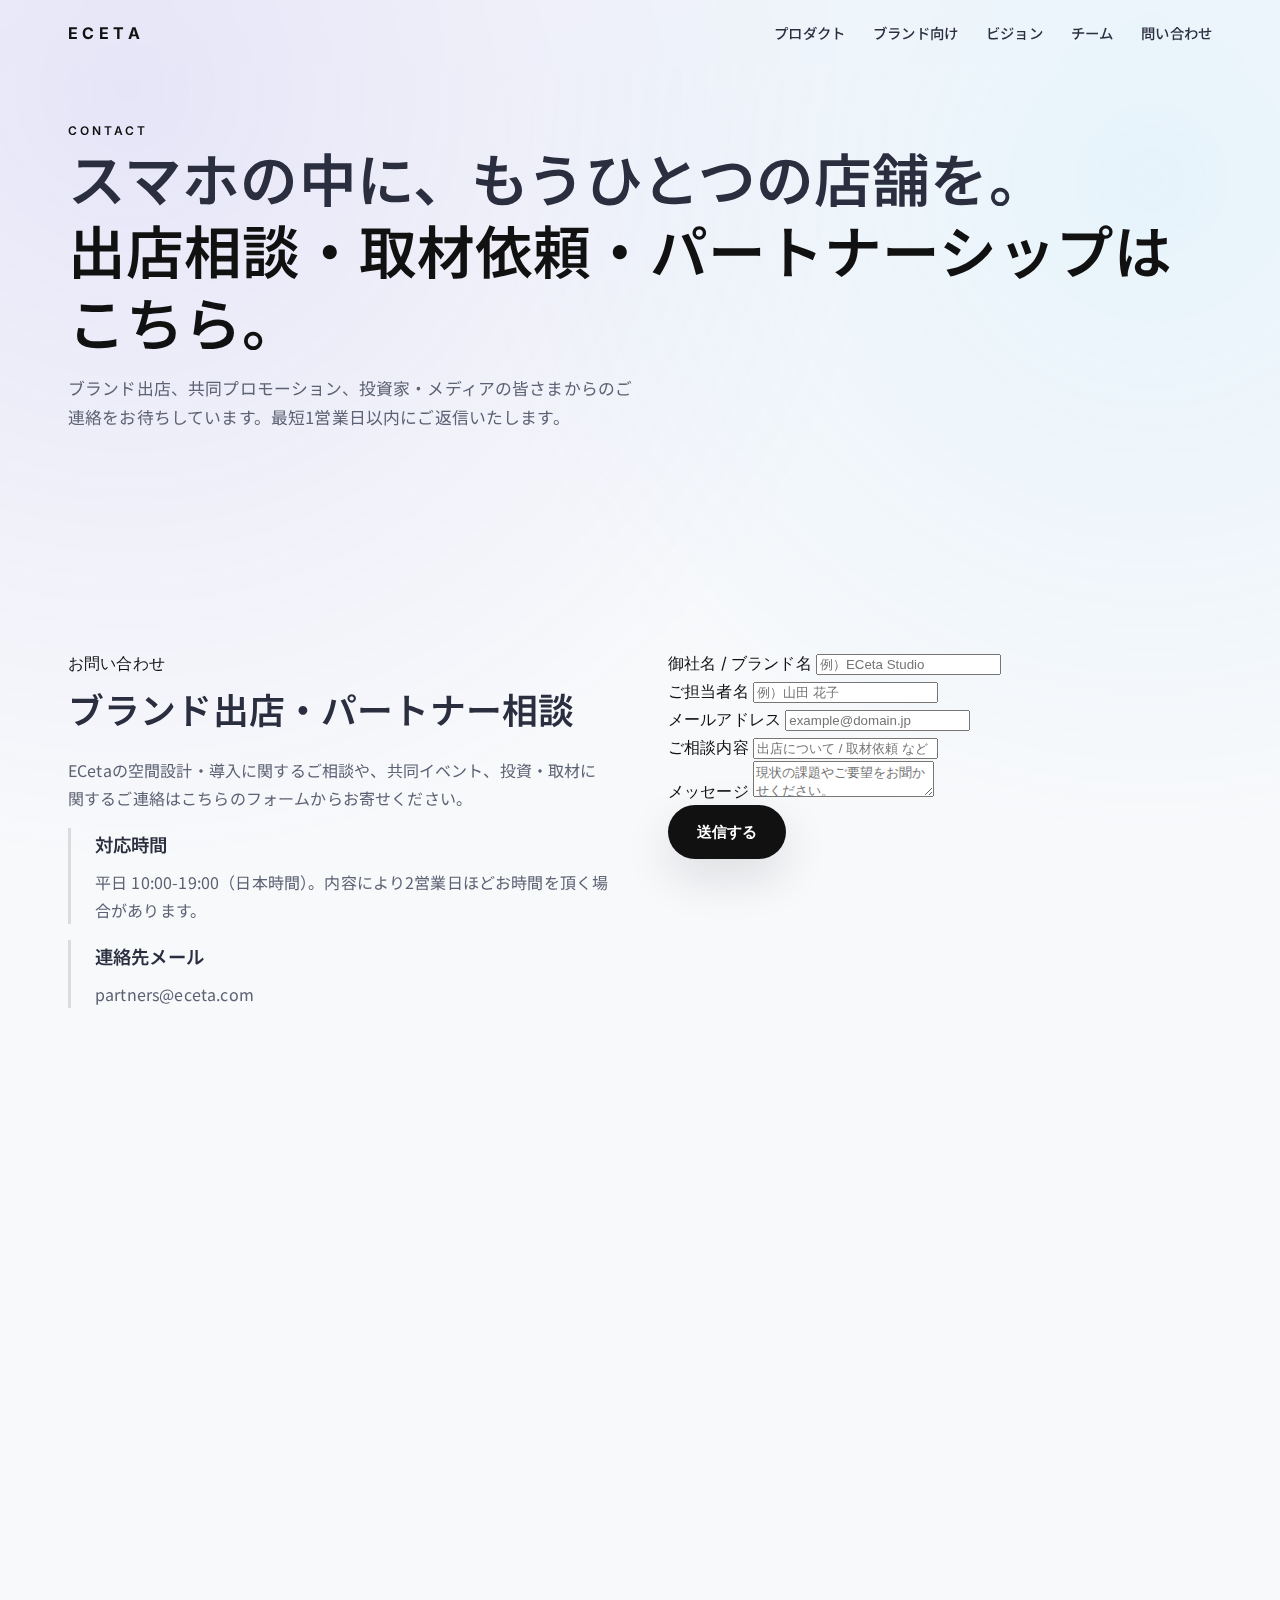
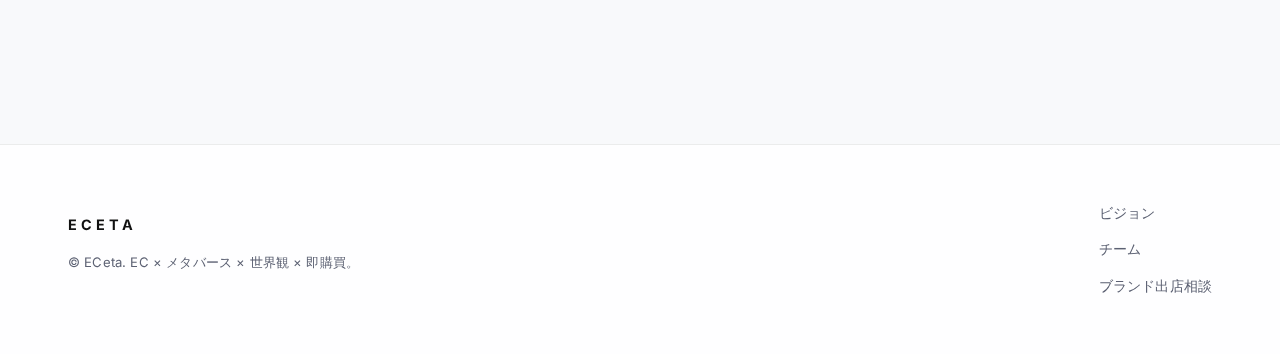
<file: contact.html>
<!DOCTYPE html>
<html lang="ja">
  <head>
    <meta charset="UTF-8" />
    <meta name="viewport" content="width=device-width, initial-scale=1.0" />
    <title>問い合わせ | ECeta</title>
    <link rel="preconnect" href="https://fonts.googleapis.com" />
    <link rel="preconnect" href="https://fonts.gstatic.com" crossorigin />
    <link href="https://fonts.googleapis.com/css2?family=Inter:wght@400;500;600;700&family=Noto+Sans+JP:wght@400;500;600;700&display=swap" rel="stylesheet" />
    <link rel="stylesheet" href="assets/css/style.css" />
  </head>
  <body>
    <header class="header" data-animate="fade">
      <div class="u-container header__inner">
        <a class="header__logo" href="index.html">ECETA</a>
        <nav class="header__nav" aria-label="主要ナビゲーション">
          <ul class="header__nav-list">
            <li><a class="header__link" href="product.html">プロダクト</a></li>
            <li><a class="header__link" href="for-brands.html">ブランド向け</a></li>
            <li><a class="header__link" href="vision.html">ビジョン</a></li>
            <li><a class="header__link" href="team.html">チーム</a></li>
            <li><a class="header__link" href="contact.html">問い合わせ</a></li>
          </ul>
        </nav>
        <button class="header__menu-toggle" type="button" aria-expanded="false" aria-controls="navDrawer" data-drawer-toggle>
          ☰
        </button>
      </div>
    </header>

    <div class="nav-drawer" id="navDrawer">
      <div class="nav-drawer__panel">
        <button class="header__menu-toggle" type="button" aria-label="閉じる" data-drawer-toggle>×</button>
        <a class="nav-drawer__link" href="product.html">プロダクト</a>
        <a class="nav-drawer__link" href="for-brands.html">ブランド向け</a>
        <a class="nav-drawer__link" href="vision.html">ビジョン</a>
        <a class="nav-drawer__link" href="team.html">チーム</a>
        <a class="nav-drawer__link" href="contact.html">問い合わせ</a>
      </div>
    </div>

    <main>
      <section class="hero" data-animate="fade">
        <div class="u-container">
          <div class="hero__label u-uppercase">Contact</div>
          <h1 class="hero__title">
            スマホの中に、もうひとつの店舗を。
            <span>出店相談・取材依頼・パートナーシップはこちら。</span>
          </h1>
          <p class="hero__lead">
            ブランド出店、共同プロモーション、投資家・メディアの皆さまからのご連絡をお待ちしています。最短1営業日以内にご返信いたします。
          </p>
        </div>
      </section>

      <section class="section" data-animate="fade">
        <div class="u-container">
          <div class="u-grid u-grid--2">
            <article class="contact-card">
              <span class="badge">お問い合わせ</span>
              <h2 class="section__title u-mb-none">ブランド出店・パートナー相談</h2>
              <p class="section__lead">
                ECetaの空間設計・導入に関するご相談や、共同イベント、投資・取材に関するご連絡はこちらのフォームからお寄せください。
              </p>
              <div class="section-list__item">
                <div class="section-list__label">対応時間</div>
                <p class="section-list__description">平日 10:00-19:00（日本時間）。内容により2営業日ほどお時間を頂く場合があります。</p>
              </div>
              <div class="section-list__item">
                <div class="section-list__label">連絡先メール</div>
                <p class="section-list__description">partners@eceta.com</p>
              </div>
            </article>
            <article class="contact-card">
              <form class="form" action="#" method="post">
                <div class="form__group">
                  <label class="form__label" for="company">御社名 / ブランド名</label>
                  <input class="form__input" type="text" id="company" name="company" placeholder="例）ECeta Studio" required />
                </div>
                <div class="form__group">
                  <label class="form__label" for="name">ご担当者名</label>
                  <input class="form__input" type="text" id="name" name="name" placeholder="例）山田 花子" required />
                </div>
                <div class="form__group">
                  <label class="form__label" for="email">メールアドレス</label>
                  <input class="form__input" type="email" id="email" name="email" placeholder="example@domain.jp" required />
                </div>
                <div class="form__group">
                  <label class="form__label" for="topic">ご相談内容</label>
                  <input class="form__input" type="text" id="topic" name="topic" placeholder="出店について / 取材依頼 など" />
                </div>
                <div class="form__group">
                  <label class="form__label" for="message">メッセージ</label>
                  <textarea class="form__textarea" id="message" name="message" placeholder="現状の課題やご要望をお聞かせください。" required></textarea>
                </div>
                <button class="button button--primary" type="submit">送信する</button>
              </form>
            </article>
          </div>
        </div>
      </section>

      <section class="section section--dark section--compact" data-animate="fade">
        <div class="u-container">
          <div class="section__header">
            <h2 class="section__title">FAQ</h2>
            <p class="section__lead">よくある質問と回答をご確認いただけます。詳細は個別にご案内します。</p>
          </div>
          <ul class="section-list">
            <li class="section-list__item">
              <div class="section-list__label">導入までの期間は？</div>
              <p class="section-list__description">初期設計からローンチまで最短6週間。コンテンツボリュームに応じて調整いたします。</p>
            </li>
            <li class="section-list__item">
              <div class="section-list__label">費用体系は？</div>
              <p class="section-list__description">基本プラン＋プレミアム機能のサブスクリプション、売上連動の取引手数料で構成します。</p>
            </li>
            <li class="section-list__item">
              <div class="section-list__label">決済連携は可能？</div>
              <p class="section-list__description">主要なクレジットカードとモバイルウォレットに対応。既存ECとの在庫連携もサポート予定です。</p>
            </li>
          </ul>
        </div>
      </section>
    </main>

    <footer class="footer">
      <div class="u-container footer__inner">
        <div>
          <div class="footer__logo">ECETA</div>
          <p class="footer__note">© ECeta. EC × メタバース × 世界観 × 即購買。</p>
        </div>
        <div class="footer__links">
          <a class="u-text-small" href="vision.html">ビジョン</a>
          <a class="u-text-small" href="team.html">チーム</a>
          <a class="u-text-small" href="contact.html">ブランド出店相談</a>
        </div>
      </div>
    </footer>

    <script src="assets/js/main.js"></script>
  </body>
</html>
</file>
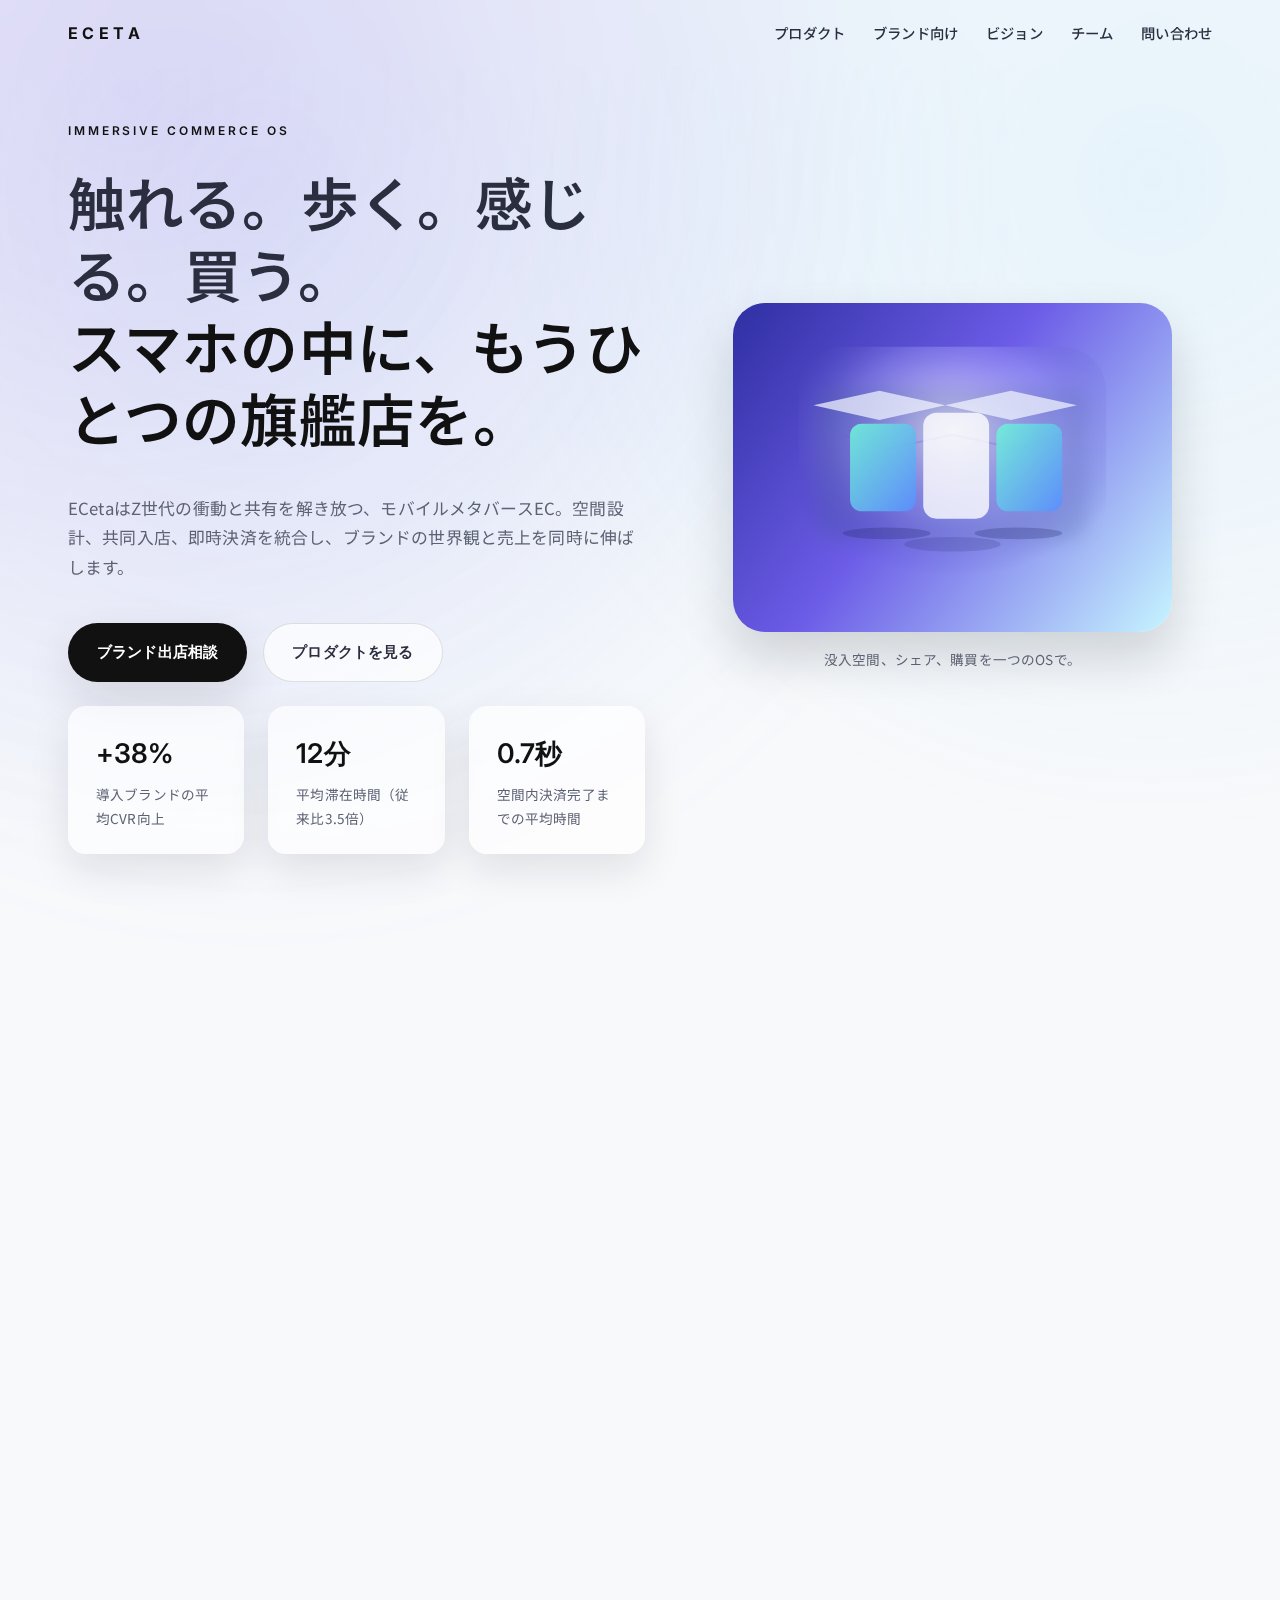
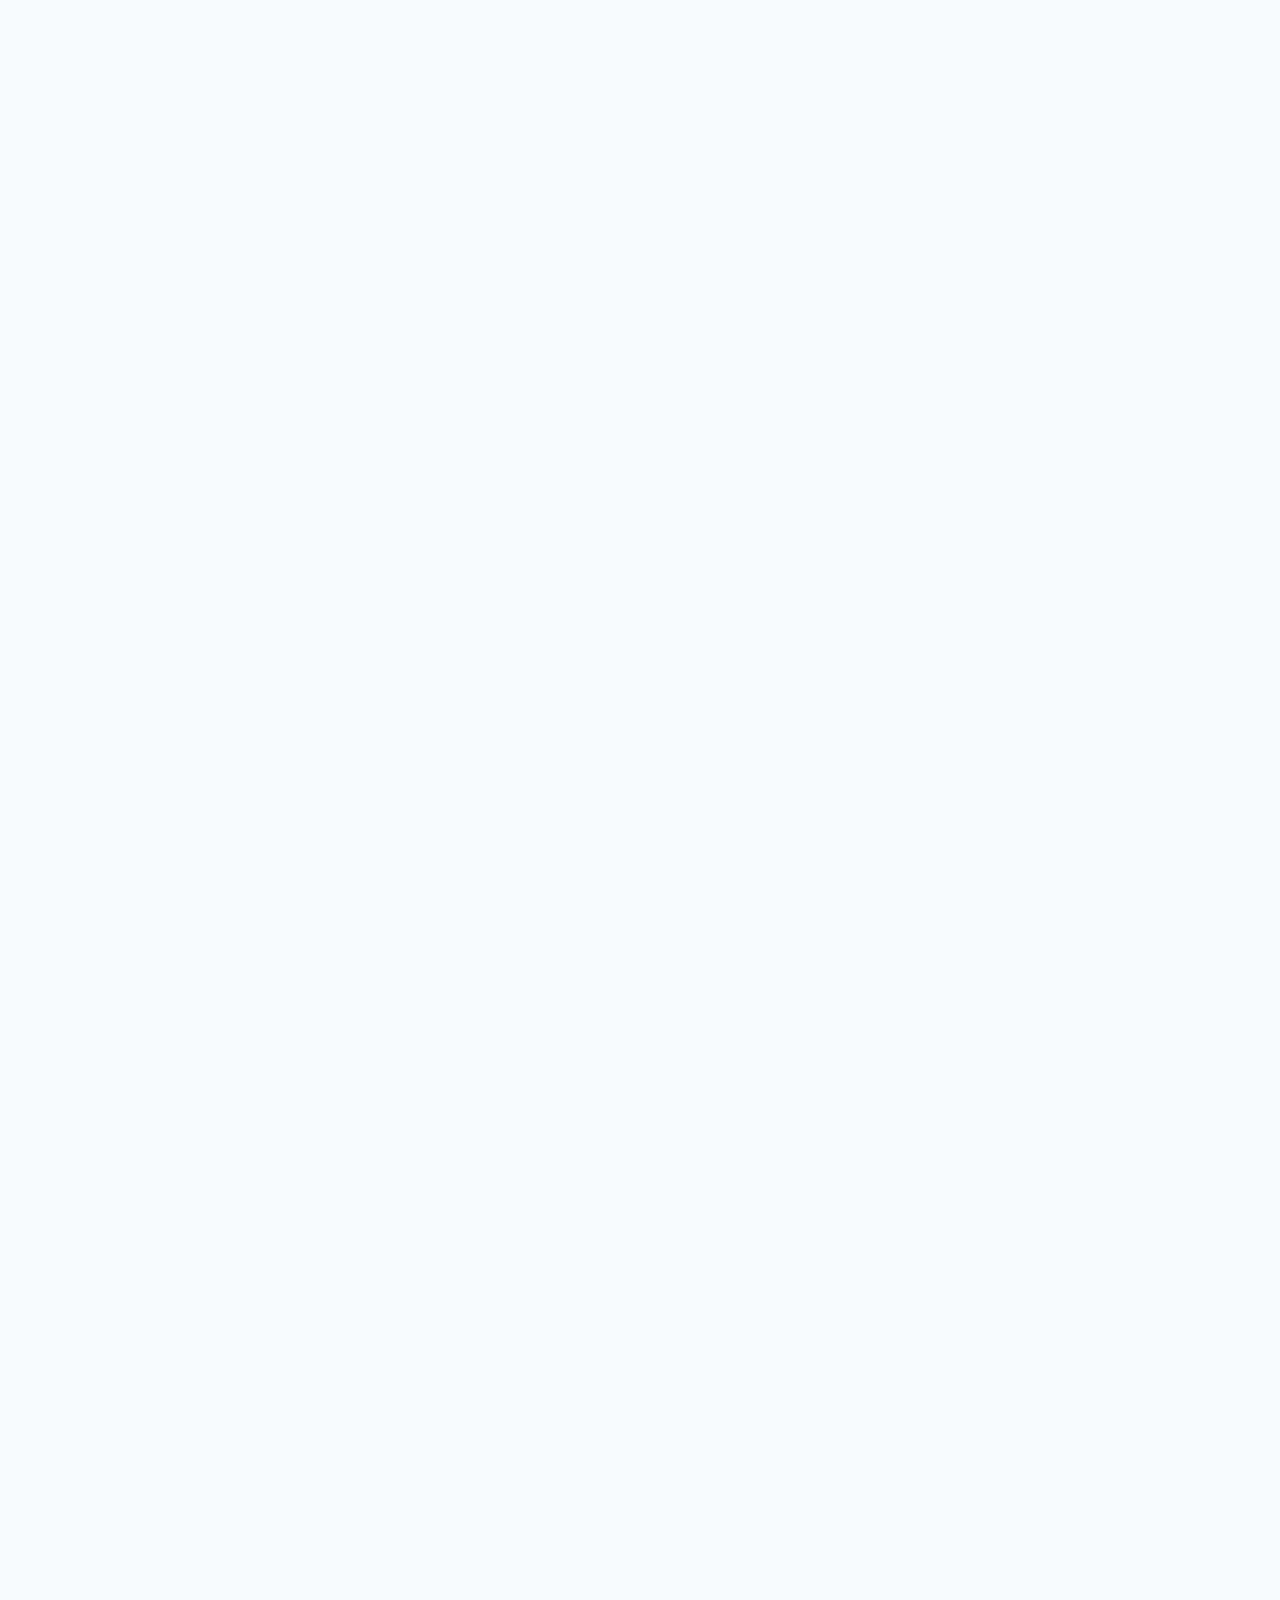
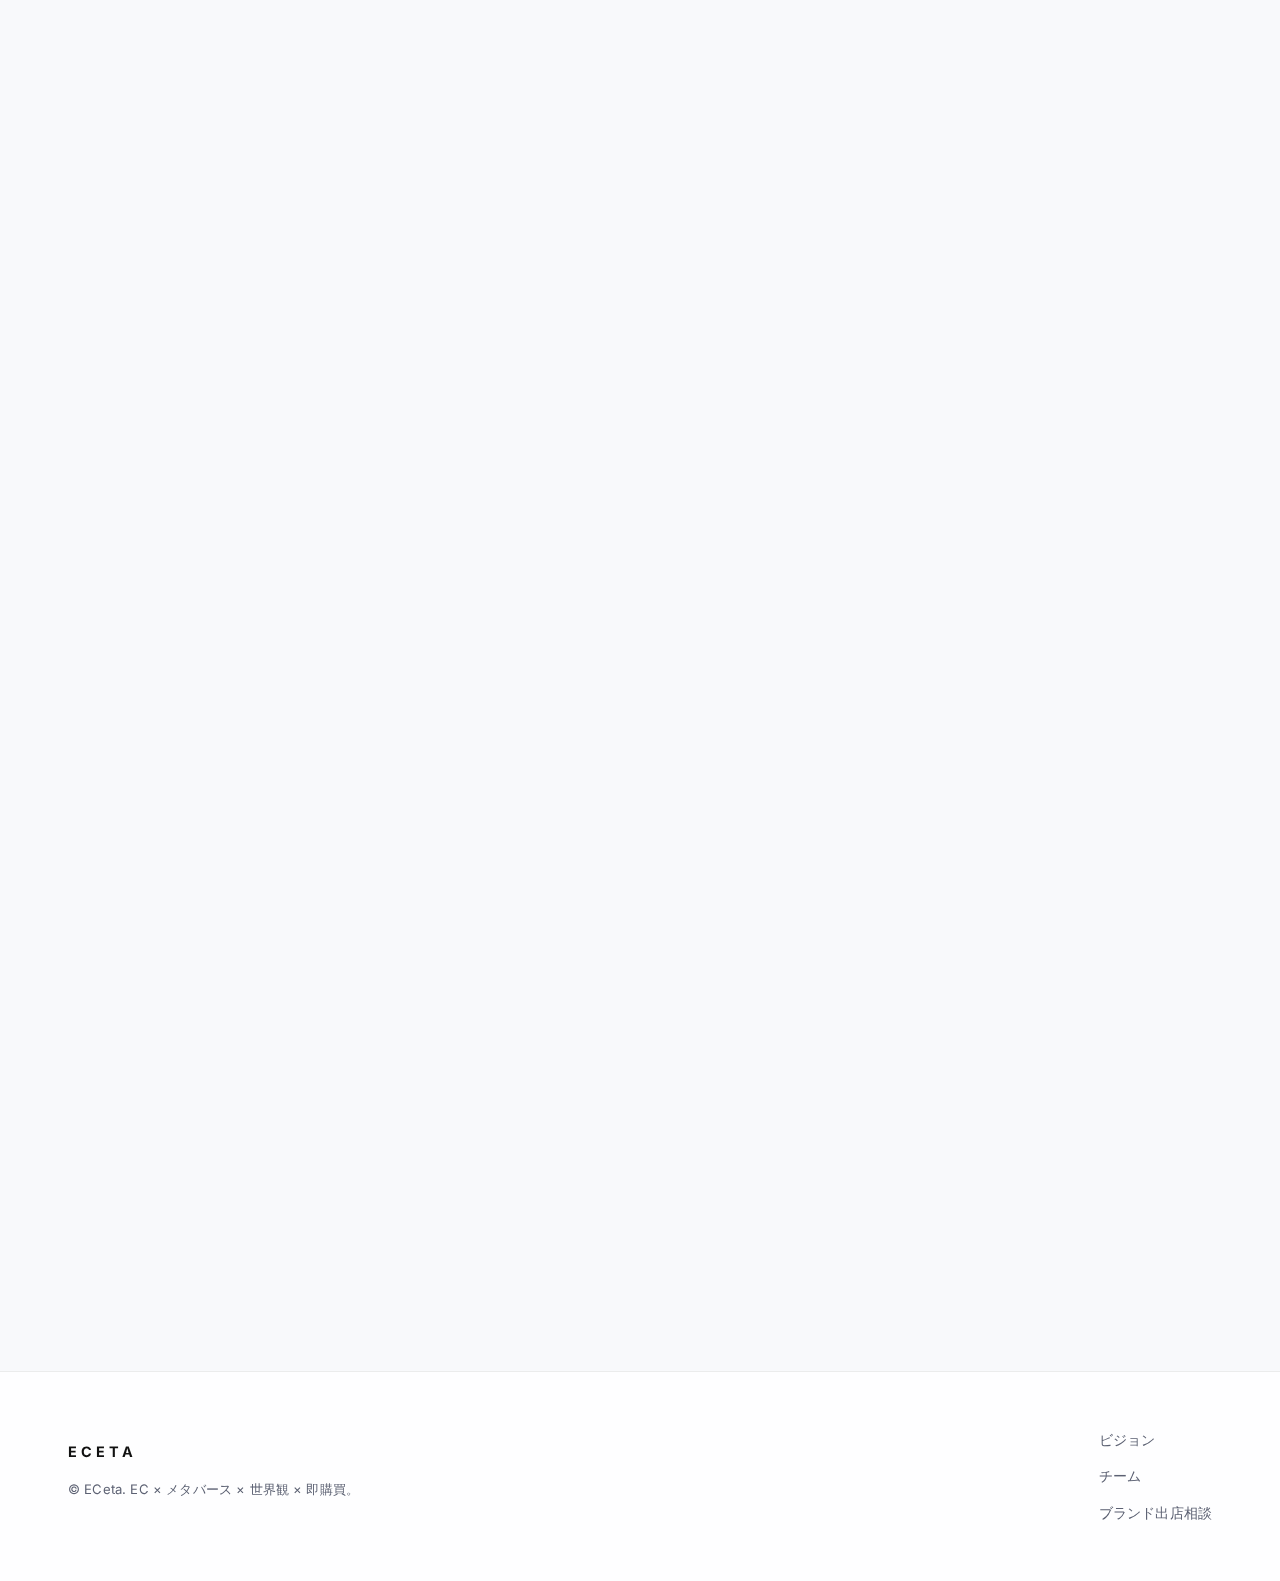
<file: index3.html>
<!DOCTYPE html>
<html lang="ja">
  <head>
    <meta charset="UTF-8" />
    <meta name="viewport" content="width=device-width, initial-scale=1.0" />
    <title>ECeta | スマホファースト・メタバースECプラットフォーム</title>
    <meta
      name="description"
      content="ECetaはブランドの世界観をスマホの中で没入体験に変えるメタバースECプラットフォームです。空間設計、共同入店、摩擦ゼロのチェックアウトまでをワンストップで提供します。"
    />
    <link rel="preconnect" href="https://fonts.googleapis.com" />
    <link rel="preconnect" href="https://fonts.gstatic.com" crossorigin />
    <link
      href="https://fonts.googleapis.com/css2?family=Inter:wght@400;500;600;700&family=Noto+Sans+JP:wght@400;500;600;700&display=swap"
      rel="stylesheet"
    />
    <link rel="stylesheet" href="assets/css/style.css" />
  </head>
  <body>
    <header class="header" data-animate="fade">
      <div class="u-container header__inner">
        <a class="header__logo" href="index.html">ECETA</a>
        <nav class="header__nav" aria-label="主要ナビゲーション">
          <ul class="header__nav-list">
            <li><a class="header__link" href="product.html">プロダクト</a></li>
            <li><a class="header__link" href="for-brands.html">ブランド向け</a></li>
            <li><a class="header__link" href="vision.html">ビジョン</a></li>
            <li><a class="header__link" href="team.html">チーム</a></li>
            <li><a class="header__link" href="contact.html">問い合わせ</a></li>
          </ul>
        </nav>
        <button
          class="header__menu-toggle"
          type="button"
          aria-expanded="false"
          aria-controls="navDrawer"
          data-drawer-toggle
        >
          <span class="sr-only">ナビゲーションを開く</span>
          ☰
        </button>
      </div>
    </header>

    <div class="nav-drawer" id="navDrawer" aria-modal="true" role="dialog" aria-label="サイトナビゲーション">
      <div class="nav-drawer__panel" role="document">
        <button class="header__menu-toggle nav-drawer__close" type="button" aria-label="閉じる" data-drawer-toggle>×</button>
        <a class="nav-drawer__link" href="product.html">プロダクト</a>
        <a class="nav-drawer__link" href="for-brands.html">ブランド向け</a>
        <a class="nav-drawer__link" href="vision.html">ビジョン</a>
        <a class="nav-drawer__link" href="team.html">チーム</a>
        <a class="nav-drawer__link" href="contact.html">問い合わせ</a>
      </div>
    </div>

    <main>
      <section class="hero" data-animate="fade">
        <div class="hero__background" aria-hidden="true"></div>
        <div class="u-container hero__layout">
          <div class="hero__content">
            <div class="hero__label u-uppercase">Immersive Commerce OS</div>
            <h1 class="hero__title">
              触れる。歩く。感じる。買う。
              <span>スマホの中に、もうひとつの旗艦店を。</span>
            </h1>
            <p class="hero__lead">
              ECetaはZ世代の衝動と共有を解き放つ、モバイルメタバースEC。空間設計、共同入店、即時決済を統合し、ブランドの世界観と売上を同時に伸ばします。
            </p>
            <div class="hero__actions">
              <a class="button button--primary" href="contact.html">ブランド出店相談</a>
              <a class="button button--ghost" href="product.html">プロダクトを見る</a>
            </div>
            <dl class="hero__metrics" aria-label="導入効果のハイライト">
              <div class="hero__metric">
                <dt>+38%</dt>
                <dd>導入ブランドの平均CVR向上</dd>
              </div>
              <div class="hero__metric">
                <dt>12分</dt>
                <dd>平均滞在時間（従来比3.5倍）</dd>
              </div>
              <div class="hero__metric">
                <dt>0.7秒</dt>
                <dd>空間内決済完了までの平均時間</dd>
              </div>
            </dl>
          </div>
          <figure class="hero__visual" data-animate="fade">
            <img src="assets/img/immersive-hall.svg" alt="ECetaのバーチャル店舗アトリウムのコンセプトビジュアル" />
            <figcaption class="hero__caption">
              没入空間、シェア、購買を一つのOSで。
            </figcaption>
          </figure>
        </div>
      </section>

      <section class="section section--compact" data-animate="fade">
        <div class="u-container trust">
          <div class="trust__heading">
            <span class="badge">Trusted by</span>
            <p class="trust__text">先進的なファッション、コスメ、ラグジュアリーブランドがECetaで体験設計を刷新。</p>
          </div>
          <ul class="trust__logos" aria-label="導入ブランド">
            <li>STUDIO VERSE</li>
            <li>ORBITAL</li>
            <li>LUCENT</li>
            <li>NEON BEAM</li>
            <li>FUTURA</li>
          </ul>
        </div>
      </section>

      <section class="section" data-animate="fade">
        <div class="u-container">
          <div class="section__header">
            <span class="badge">課題と解決</span>
            <h2 class="section__title">スマホ時代の“買い場”をゼロから再設計する</h2>
            <p class="section__lead">
              SNSネイティブ世代は、リスト型のECだけでは心が動きません。ECetaは空間、共感、決済の3軸をスマホの中に再構築し、ブランドの世界観を売上に変えます。
            </p>
          </div>
          <ul class="section-list">
            <li class="section-list__item">
              <div class="section-list__label">没入する空間</div>
              <p class="section-list__description">リアルを超える3D空間でブランドの物語を歩く。照明、音響、導線までデータドリブンに最適化。</p>
            </li>
            <li class="section-list__item">
              <div class="section-list__label">シェアする決断</div>
              <p class="section-list__description">友人やクリエイターと同時入店し、視線・チャット・アバターで共感。購入の背中を押すソーシャルプルーフをその場で。</p>
            </li>
            <li class="section-list__item">
              <div class="section-list__label">即座の購入</div>
              <p class="section-list__description">ワンタップでカート、ワンタップで決済。摩擦ゼロのUXと動的レコメンドで衝動と購買を分断しない。</p>
            </li>
          </ul>
        </div>
      </section>

      <section class="section section--contrast" data-animate="fade">
        <div class="u-container">
          <div class="section__header">
            <span class="badge">プロダクト価値</span>
            <h2 class="section__title">体験と購買を繋ぐコアモジュール</h2>
            <p class="section__lead">没入感・ソーシャル・コマースの核を単一のOSで実現。APIとマルチブランド運用にも即応します。</p>
          </div>
          <div class="u-grid u-grid--3 features">
            <article class="feature-card">
              <h3 class="feature-card__title">Spatial Story Engine</h3>
              <p class="feature-card__body">ブランドのストーリーラインに合わせた空間ジェネレーター。照明・BGM・演出テンプレートをライブラリ化し、立ち上げを10分に短縮。</p>
            </article>
            <article class="feature-card">
              <h3 class="feature-card__title">Co-Presence Layer</h3>
              <p class="feature-card__body">アバター、リアルタイムチャット、視線同期を統合。クリエイターやスタッフが帯同し、接客データをスコアリング。</p>
            </article>
            <article class="feature-card">
              <h3 class="feature-card__title">Liquid Checkout</h3>
              <p class="feature-card__body">空間内で完結する決済モジュール。分割・先行予約・限定Dropをサポートし、平均注文単価を最大27%向上。</p>
            </article>
          </div>
        </div>
      </section>

      <section class="section" data-animate="fade">
        <div class="u-container u-container--wide">
          <div class="section__header">
            <span class="badge">スクリーンショット</span>
            <h2 class="section__title">バーチャル旗艦店のライブスナップ</h2>
            <p class="section__lead">設計から運用までの世界観を実際の空間イラストで紹介。アトリウム、ディスプレイ、コミュニティ、チェックアウトの流れを凝縮しました。</p>
          </div>
          <div class="gallery">
            <figure class="gallery__item">
              <img class="gallery__image" src="assets/img/immersive-hall.svg" alt="バーチャル店舗のメインホール" />
              <figcaption class="gallery__caption">ハイブランドの世界観を再構築するアトリウム</figcaption>
            </figure>
            <figure class="gallery__item">
              <img class="gallery__image" src="assets/img/immersive-display.svg" alt="商品のディスプレイウォール" />
              <figcaption class="gallery__caption">ライブに更新されるディスプレイウォール</figcaption>
            </figure>
            <figure class="gallery__item">
              <img class="gallery__image" src="assets/img/immersive-social.svg" alt="ソーシャル同時入店の様子" />
              <figcaption class="gallery__caption">アバターが同期する共同入店セッション</figcaption>
            </figure>
            <figure class="gallery__item">
              <img class="gallery__image" src="assets/img/immersive-checkout.svg" alt="チェックアウトフローのUI" />
              <figcaption class="gallery__caption">0.7秒で完了するLiquid Checkout</figcaption>
            </figure>
          </div>
        </div>
      </section>

      <section class="section section--dark" data-animate="fade">
        <div class="u-container">
          <div class="section__header">
            <span class="badge">ブランド向けメリット</span>
            <h2 class="section__title">世界観と売上を両立するグロースレイヤー</h2>
            <p class="section__lead">CVR、客単価、ファンコミュニティ。ブランドの三大KPIを同時に押し上げる設計思想です。</p>
          </div>
          <div class="u-grid u-grid--3 features">
            <article class="feature-card feature-card--ghost">
              <h3 class="feature-card__title">CVR +38%</h3>
              <p class="feature-card__body">没入導線とソーシャル推奨が購入率を押し上げる。AIが空間内で行動を分析し、最適なCTAをリアルタイム提示。</p>
            </article>
            <article class="feature-card feature-card--ghost">
              <h3 class="feature-card__title">ブランド再構築</h3>
              <p class="feature-card__body">リアルでは不可能な演出を空間演算で再現。世界観レベルでのブランディングを高速にABテスト。</p>
            </article>
            <article class="feature-card feature-card--ghost">
              <h3 class="feature-card__title">顧客参加型コミュニティ</h3>
              <p class="feature-card__body">イベント・共同入店・限定Dropでファンを巻き込み、継続的に集まるコミュニティを育成。</p>
            </article>
          </div>
          <div class="cta-card" data-animate="fade">
            <h3 class="cta-card__title">まずはブランド専用のデモ空間から</h3>
            <p class="cta-card__text">プロトタイプ作成から運用伴走まで、専門チームが7営業日で立ち上げます。</p>
            <a class="button button--light" href="contact.html">デモを依頼する</a>
          </div>
        </div>
      </section>
    </main>

    <footer class="footer">
      <div class="u-container footer__inner">
        <div>
          <div class="footer__logo">ECETA</div>
          <p class="footer__note">© ECeta. EC × メタバース × 世界観 × 即購買。</p>
        </div>
        <div class="footer__links">
          <a class="u-text-small" href="vision.html">ビジョン</a>
          <a class="u-text-small" href="team.html">チーム</a>
          <a class="u-text-small" href="contact.html">ブランド出店相談</a>
        </div>
      </div>
    </footer>

    <script src="assets/js/main.js"></script>
  </body>
</html>
</file>
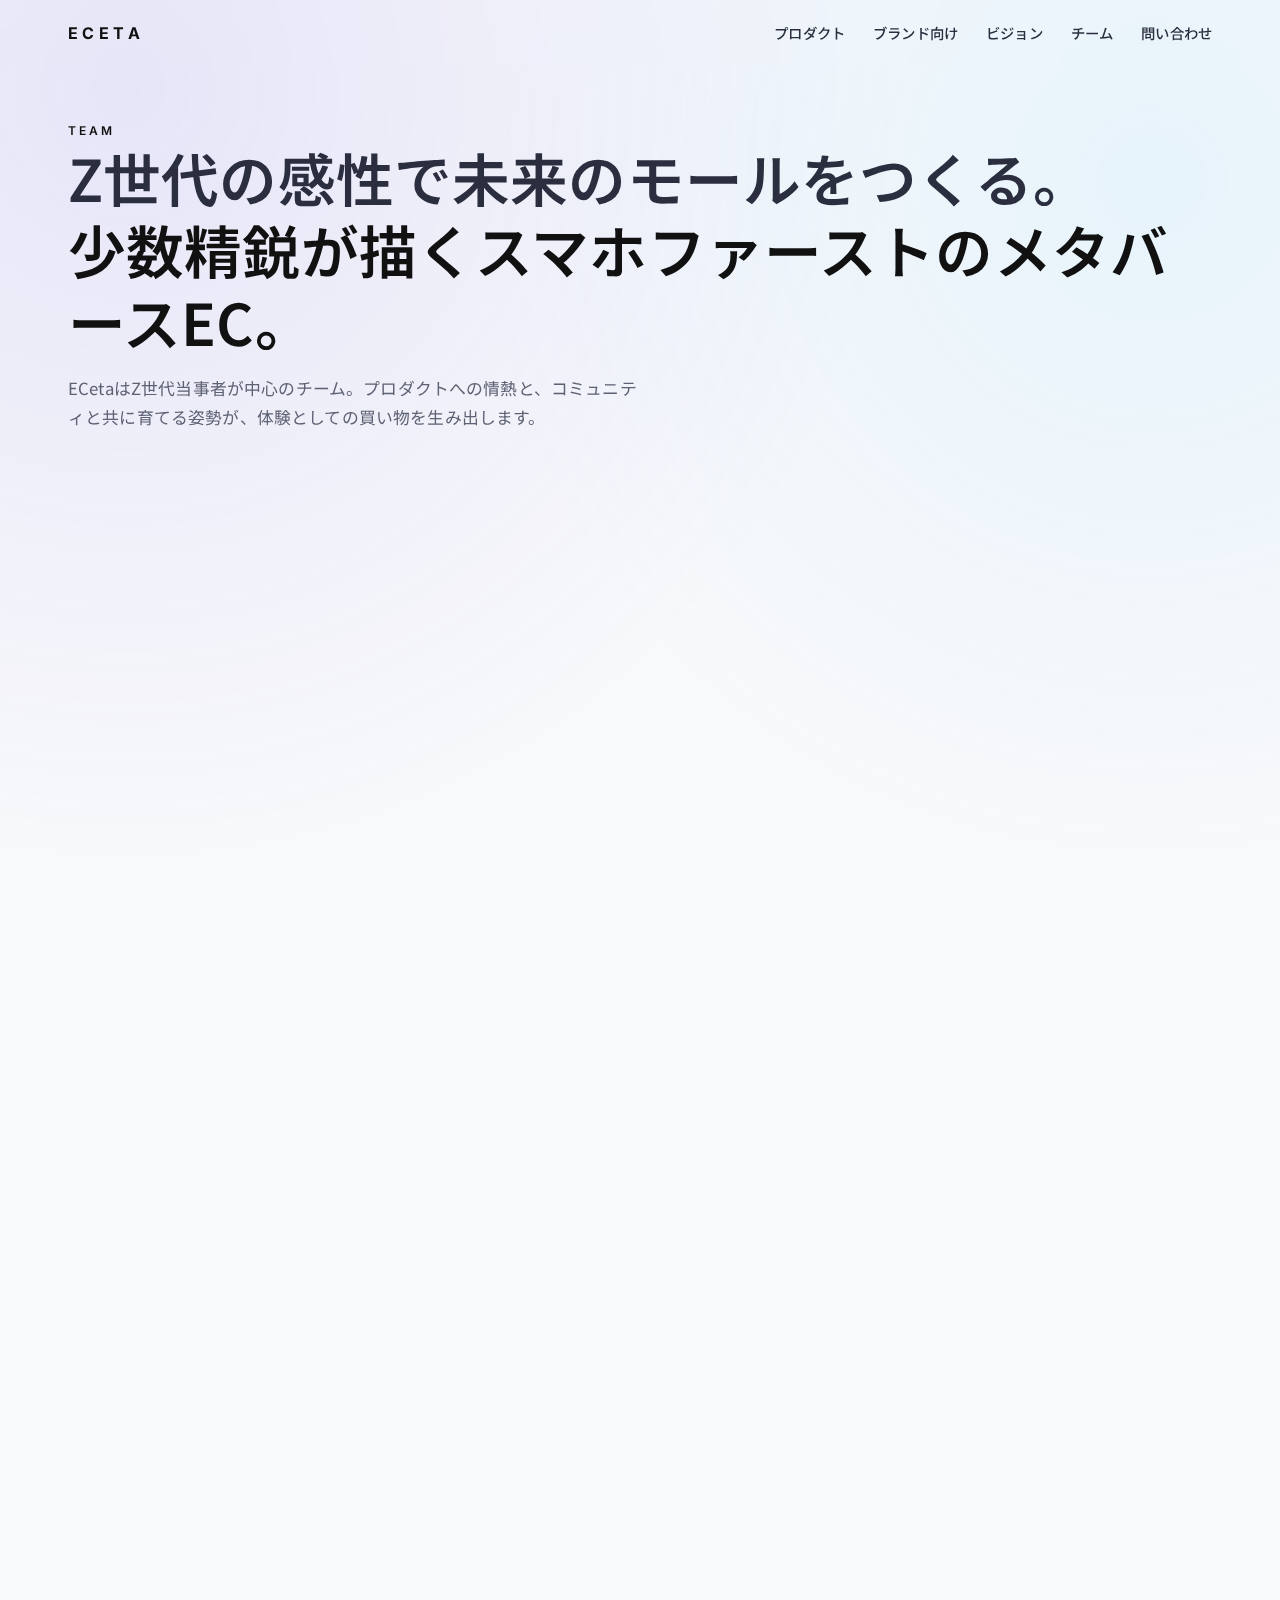
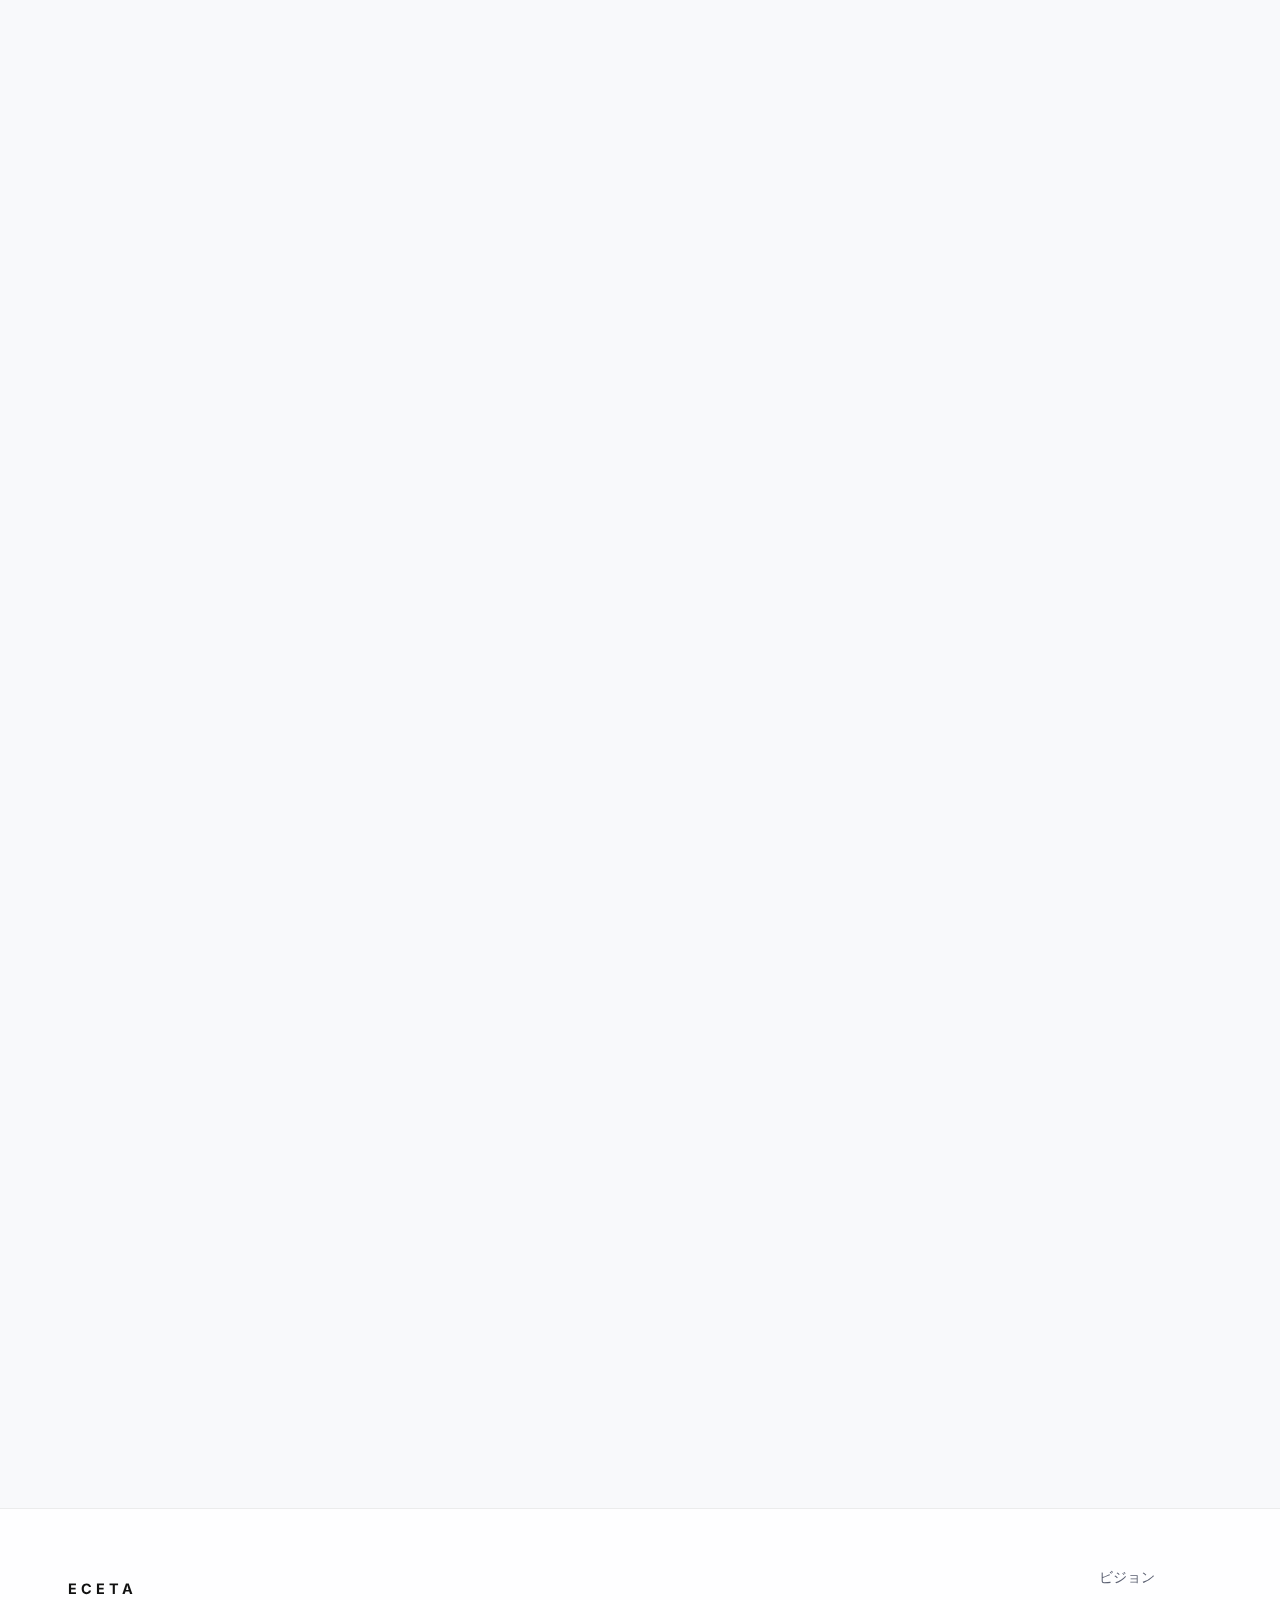
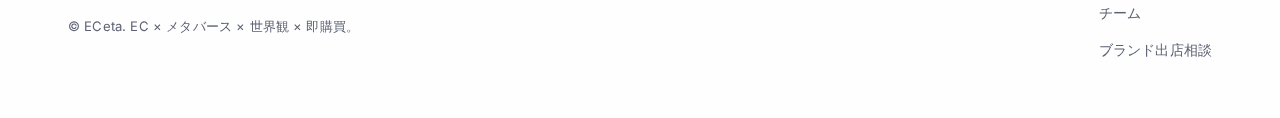
<file: team.html>
<!DOCTYPE html>
<html lang="ja">
  <head>
    <meta charset="UTF-8" />
    <meta name="viewport" content="width=device-width, initial-scale=1.0" />
    <title>チーム | ECeta</title>
    <link rel="preconnect" href="https://fonts.googleapis.com" />
    <link rel="preconnect" href="https://fonts.gstatic.com" crossorigin />
    <link href="https://fonts.googleapis.com/css2?family=Inter:wght@400;500;600;700&family=Noto+Sans+JP:wght@400;500;600;700&display=swap" rel="stylesheet" />
    <link rel="stylesheet" href="assets/css/style.css" />
  </head>
  <body>
    <header class="header" data-animate="fade">
      <div class="u-container header__inner">
        <a class="header__logo" href="index.html">ECETA</a>
        <nav class="header__nav" aria-label="主要ナビゲーション">
          <ul class="header__nav-list">
            <li><a class="header__link" href="product.html">プロダクト</a></li>
            <li><a class="header__link" href="for-brands.html">ブランド向け</a></li>
            <li><a class="header__link" href="vision.html">ビジョン</a></li>
            <li><a class="header__link" href="team.html">チーム</a></li>
            <li><a class="header__link" href="contact.html">問い合わせ</a></li>
          </ul>
        </nav>
        <button class="header__menu-toggle" type="button" aria-expanded="false" aria-controls="navDrawer" data-drawer-toggle>
          ☰
        </button>
      </div>
    </header>

    <div class="nav-drawer" id="navDrawer">
      <div class="nav-drawer__panel">
        <button class="header__menu-toggle" type="button" aria-label="閉じる" data-drawer-toggle>×</button>
        <a class="nav-drawer__link" href="product.html">プロダクト</a>
        <a class="nav-drawer__link" href="for-brands.html">ブランド向け</a>
        <a class="nav-drawer__link" href="vision.html">ビジョン</a>
        <a class="nav-drawer__link" href="team.html">チーム</a>
        <a class="nav-drawer__link" href="contact.html">問い合わせ</a>
      </div>
    </div>

    <main>
      <section class="hero" data-animate="fade">
        <div class="u-container">
          <div class="hero__label u-uppercase">Team</div>
          <h1 class="hero__title">
            Z世代の感性で未来のモールをつくる。
            <span>少数精鋭が描くスマホファーストのメタバースEC。</span>
          </h1>
          <p class="hero__lead">
            ECetaはZ世代当事者が中心のチーム。プロダクトへの情熱と、コミュニティと共に育てる姿勢が、体験としての買い物を生み出します。
          </p>
        </div>
      </section>

      <section class="section" data-animate="fade">
        <div class="u-container">
          <div class="section__header">
            <span class="badge">コアチーム</span>
            <h2 class="section__title">ビジョンと実装を両輪で担う4名</h2>
            <p class="section__lead">プロダクトビジョナリー、フルスタックエンジニア、マーケティング、コミュニティ運営が一体となり、メタバースECの未来を推進します。</p>
          </div>
          <div class="team-grid">
            <article class="team-card" data-animate="fade">
              <div class="team-card__role">代表取締役</div>
              <h3 class="feature-card__title">Sumika Kaseda</h3>
              <p class="team-card__bio">サービス構想と体験設計を主導。ECとメタバースの交差点で新しい購買体験をデザインし、プロダクトの未来像を描く。</p>
            </article>
            <article class="team-card" data-animate="fade">
              <div class="team-card__role">最高技術責任者</div>
              <h3 class="feature-card__title">Jun Otsu</h3>
              <p class="team-card__bio">スマホ3Dアプリ開発の知見を活かし、軽量かつ没入感のある空間基盤を実装。パフォーマンスと体験の両立を追求。</p>
            </article>
            <article class="team-card" data-animate="fade">
              <div class="team-card__role">取締役/マーケティングデザイナー</div>
              <h3 class="feature-card__title">Mio Sato</h3>
              <p class="team-card__bio">Z世代の感性でSNS発信とコミュニティ運営をリード。UGCを生むコンテンツとファンの共創を仕掛ける。</p>
            </article>
            <article class="team-card" data-animate="fade">
              <div class="team-card__role">取締役/交渉担当</div>
              <h3 class="feature-card__title">Kazuki Tsugane</h3>
              <p class="team-card__bio">ブランドリサーチや提携交渉を担当。サービス運営の基盤づくりとビジネス機会の開拓を推進。</p>
            </article>
          </div>
        </div>
      </section>

      <section class="section section--contrast" data-animate="fade">
        <div class="u-container">
          <div class="section__header">
            <span class="badge">経営補強計画</span>
            <h2 class="section__title">経験豊富な経営・デザイン人材を迎え入れる</h2>
            <p class="section__lead">事業拡大に伴い、経営人材・UI/UXデザイナー・追加エンジニアを段階的に採用。創造性と実行力を強化します。</p>
          </div>
          <ul class="section-list">
            <li class="section-list__item">
              <div class="section-list__label">シード後：CEO/アドバイザー</div>
              <p class="section-list__description">EC業界の経験者を招聘し、組織基盤と資本政策を強化。創業者はプロダクトに専念。</p>
            </li>
            <li class="section-list__item">
              <div class="section-list__label">シリーズA：デザイン & エンジニアリング</div>
              <p class="section-list__description">UI/UXデザイナー、クライアントエンジニア、バックエンドエンジニアを増員し、機能開発を加速。</p>
            </li>
            <li class="section-list__item">
              <div class="section-list__label">スケール期：コミュニティ & サポート</div>
              <p class="section-list__description">コミュニティマネージャーとカスタマーサポートチームを整備。顧客体験とブランド支援を深化。</p>
            </li>
          </ul>
        </div>
      </section>

      <section class="section section--dark" data-animate="fade">
        <div class="u-container">
          <div class="section__header">
            <span class="badge">働き方</span>
            <h2 class="section__title">小さなチームで大きな体験を届ける</h2>
            <p class="section__lead">柔軟なワークスタイルと迅速な意思決定で、ユーザーの声を即座にプロダクトへ反映します。</p>
          </div>
          <div class="u-grid u-grid--3">
            <article class="feature-card">
              <h3 class="feature-card__title">スプリント開発</h3>
              <p class="feature-card__body">週次でMVPを重ね、ユーザー検証を高速に回す。数字と感性の両方で意思決定します。</p>
            </article>
            <article class="feature-card">
              <h3 class="feature-card__title">コミュニティ密着</h3>
              <p class="feature-card__body">大学サークルやインフルエンサーと共創し、ユーザーの声をダイレクトにサービスへ反映。</p>
            </article>
            <article class="feature-card">
              <h3 class="feature-card__title">ハイブリッドカルチャー</h3>
              <p class="feature-card__body">オンライン/オフラインを使い分け、世界観の磨き込みと事業スケールを両立させます。</p>
            </article>
          </div>
        </div>
      </section>
    </main>

    <footer class="footer">
      <div class="u-container footer__inner">
        <div>
          <div class="footer__logo">ECETA</div>
          <p class="footer__note">© ECeta. EC × メタバース × 世界観 × 即購買。</p>
        </div>
        <div class="footer__links">
          <a class="u-text-small" href="vision.html">ビジョン</a>
          <a class="u-text-small" href="team.html">チーム</a>
          <a class="u-text-small" href="contact.html">ブランド出店相談</a>
        </div>
      </div>
    </footer>

    <script src="assets/js/main.js"></script>
  </body>
</html>
</file>
<file: assets/css/style.css>
:root {
  --color-background: #f8f9fb;
  --color-surface: #ffffff;
  --color-foreground: #111111;
  --color-muted: #5c6173;
  --color-muted-strong: #2a2e3f;
  --color-accent: #6c5ce7;
  --color-accent-soft: rgba(108, 92, 231, 0.12);
  --color-contrast: #0f111a;
  --color-contrast-soft: rgba(255, 255, 255, 0.1);
  --font-base: 'Inter', 'Helvetica Neue', Arial, sans-serif;
  --font-jp: 'Noto Sans JP', 'Hiragino Kaku Gothic ProN', Meiryo, sans-serif;
  --max-width: 1200px;
  --transition-base: 220ms ease;
  --shadow-soft: 0 18px 48px rgba(15, 17, 26, 0.12);
  --shadow-card: 0 16px 40px rgba(17, 23, 34, 0.1);
}

* {
  box-sizing: border-box;
}

html {
  font-size: 16px;
  scroll-behavior: smooth;
}

body {
  margin: 0;
  font-family: var(--font-base);
  font-weight: 400;
  color: var(--color-foreground);
  background-color: var(--color-background);
  line-height: 1.75;
  letter-spacing: 0.01em;
  min-height: 100vh;
}

body::before {
  content: '';
  position: fixed;
  inset: 0;
  background: radial-gradient(circle at 10% 10%, rgba(108, 92, 231, 0.12), transparent 55%),
    radial-gradient(circle at 90% 20%, rgba(111, 207, 255, 0.12), transparent 50%);
  pointer-events: none;
  z-index: -2;
}

body.is-lock-scroll {
  overflow: hidden;
}

a {
  color: inherit;
  text-decoration: none;
}

a:focus-visible,
button:focus-visible {
  outline: 3px solid rgba(108, 92, 231, 0.45);
  outline-offset: 2px;
}

img {
  max-width: 100%;
  height: auto;
  display: block;
  border-radius: 16px;
}

main {
  overflow: hidden;
}

.sr-only {
  position: absolute;
  width: 1px;
  height: 1px;
  padding: 0;
  margin: -1px;
  overflow: hidden;
  clip: rect(0, 0, 0, 0);
  border: 0;
}

.u-container {
  width: 100%;
  max-width: var(--max-width);
  margin: 0 auto;
  padding: 0 1.75rem;
}

.u-container--wide {
  max-width: 1320px;
}

.u-grid {
  display: grid;
  gap: 2.5rem;
}

.u-grid--2 {
  grid-template-columns: 1fr;
}

.u-grid--3 {
  grid-template-columns: 1fr;
}

@media (min-width: 768px) {
  .u-grid--2 {
    grid-template-columns: repeat(2, minmax(0, 1fr));
  }

  .u-grid--3 {
    grid-template-columns: repeat(3, minmax(0, 1fr));
  }
}

@media (min-width: 1200px) {
  .u-grid {
    gap: 3.5rem;
  }
}

.u-text-accent {
  color: var(--color-accent);
}

.u-text-muted {
  color: var(--color-muted);
}

.u-text-small {
  font-size: 0.875rem;
}

.u-uppercase {
  text-transform: uppercase;
  letter-spacing: 0.24em;
  font-size: 0.75rem;
  font-weight: 600;
}

.header {
  position: fixed;
  top: 0;
  left: 0;
  right: 0;
  z-index: 100;
  padding: 1.2rem 0;
  transition: background-color var(--transition-base), box-shadow var(--transition-base), padding var(--transition-base);
  backdrop-filter: blur(16px);
}

.header--scrolled {
  background: rgba(248, 249, 251, 0.92);
  box-shadow: 0 16px 32px rgba(15, 17, 26, 0.08);
  padding: 0.75rem 0;
}

.header__inner {
  display: flex;
  align-items: center;
  justify-content: space-between;
  gap: 1.5rem;
}

.header__logo {
  font-weight: 700;
  font-size: 1rem;
  letter-spacing: 0.28em;
}

.header__nav {
  display: none;
}

.header__menu-toggle {
  background: rgba(255, 255, 255, 0.65);
  border: 1px solid rgba(17, 17, 17, 0.08);
  border-radius: 999px;
  padding: 0.45rem 0.85rem;
  font-size: 1.25rem;
  color: var(--color-foreground);
  cursor: pointer;
  transition: transform var(--transition-base), background-color var(--transition-base);
}

.header__menu-toggle:hover,
.header__menu-toggle:focus-visible {
  transform: translateY(-1px);
  background: rgba(255, 255, 255, 0.85);
}

.header__nav-list {
  list-style: none;
  margin: 0;
  padding: 0;
  display: flex;
  align-items: center;
  gap: 1.75rem;
}

.header__link {
  font-size: 0.9rem;
  font-weight: 500;
  position: relative;
  font-family: var(--font-jp);
  color: var(--color-muted-strong);
}

.header__link::after {
  content: '';
  position: absolute;
  left: 0;
  bottom: -0.35rem;
  width: 100%;
  height: 2px;
  background: var(--color-foreground);
  transform: scaleX(0);
  transform-origin: right;
  transition: transform var(--transition-base);
}

.header__link:hover::after,
.header__link:focus-visible::after {
  transform: scaleX(1);
  transform-origin: left;
}

@media (min-width: 992px) {
  .header__nav {
    display: block;
  }

  .header__menu-toggle {
    display: none;
  }
}

.nav-drawer {
  position: fixed;
  inset: 0;
  background: rgba(17, 17, 17, 0.78);
  opacity: 0;
  pointer-events: none;
  transition: opacity var(--transition-base);
  display: flex;
  justify-content: flex-end;
}

.nav-drawer--open {
  opacity: 1;
  pointer-events: auto;
}

.nav-drawer__panel {
  width: min(82%, 320px);
  background: var(--color-surface);
  padding: 3rem 2rem;
  display: flex;
  flex-direction: column;
  gap: 1.5rem;
  transform: translateX(100%);
  transition: transform var(--transition-base);
  box-shadow: var(--shadow-card);
}

.nav-drawer--open .nav-drawer__panel {
  transform: translateX(0);
}

.nav-drawer__close {
  align-self: flex-end;
  font-size: 1.5rem;
  line-height: 1;
  border-radius: 999px;
}

.nav-drawer__link {
  font-size: 1rem;
  font-weight: 600;
  font-family: var(--font-jp);
}

.hero {
  position: relative;
  padding-top: 7.5rem;
  padding-bottom: 6.5rem;
}

.hero__background {
  position: absolute;
  inset: 0;
  z-index: -1;
  background: linear-gradient(135deg, rgba(108, 92, 231, 0.16), rgba(0, 200, 255, 0.12));
  mask-image: radial-gradient(circle at 20% 20%, rgba(0, 0, 0, 0.8), transparent 60%);
}

.hero__layout {
  display: grid;
  gap: 3rem;
  align-items: center;
}

.hero__content {
  display: grid;
  gap: 1.5rem;
}

.hero__title {
  margin: 0;
  font-size: clamp(2.4rem, 2.4rem + 1.6vw, 3.6rem);
  font-family: var(--font-jp);
  font-weight: 600;
  line-height: 1.25;
  color: var(--color-muted-strong);
}

.hero__title span {
  display: block;
  color: var(--color-foreground);
}

.hero__lead {
  font-size: 1.05rem;
  font-family: var(--font-jp);
  color: var(--color-muted);
  max-width: 36rem;
}

.hero__actions {
  display: flex;
  flex-direction: column;
  gap: 1rem;
}

.hero__metrics {
  display: grid;
  grid-template-columns: repeat(auto-fit, minmax(120px, 1fr));
  gap: 1.5rem;
  margin: 0;
}

.hero__metric {
  background: rgba(255, 255, 255, 0.66);
  border-radius: 18px;
  padding: 1.25rem 1.5rem;
  box-shadow: var(--shadow-card);
}

.hero__metric dt {
  margin: 0;
  font-size: 1.7rem;
  font-weight: 600;
  color: var(--color-foreground);
}

.hero__metric dd {
  margin: 0.35rem 0 0;
  font-family: var(--font-jp);
  color: var(--color-muted);
  font-size: 0.85rem;
}

.hero__visual {
  display: grid;
  gap: 1rem;
  justify-items: center;
  text-align: center;
}

.hero__visual img {
  border-radius: 32px;
  box-shadow: 0 26px 50px rgba(15, 17, 26, 0.16);
}

.hero__caption {
  font-size: 0.85rem;
  font-family: var(--font-jp);
  color: var(--color-muted);
}

@media (min-width: 960px) {
  .hero__layout {
    grid-template-columns: 1fr 0.9fr;
  }

  .hero__actions {
    flex-direction: row;
  }
}

.section {
  padding: 6rem 0;
}

.section--compact {
  padding: 3.5rem 0;
}

.section__header {
  display: grid;
  gap: 1rem;
  margin-bottom: 3.5rem;
}

.section__title {
  font-size: clamp(1.8rem, 1.6rem + 0.8vw, 2.35rem);
  font-family: var(--font-jp);
  font-weight: 600;
  color: var(--color-muted-strong);
  margin: 0;
}

.section__lead {
  color: var(--color-muted);
  font-family: var(--font-jp);
  max-width: 40rem;
}

.section--contrast {
  background: #eef1ff;
}

.section--dark {
  background: var(--color-contrast);
  color: #f9f9fb;
}

.section--dark .section__lead {
  color: rgba(249, 249, 251, 0.78);
}

.section-list {
  list-style: none;
  padding: 0;
  margin: 0;
  display: grid;
  gap: 2rem;
}

.section-list__item {
  border-left: 3px solid rgba(17, 17, 17, 0.12);
  padding-left: 1.5rem;
}

.section-list__label {
  font-family: var(--font-jp);
  font-weight: 600;
  font-size: 1.15rem;
  color: var(--color-muted-strong);
}

.section-list__description {
  margin-top: 0.5rem;
  color: var(--color-muted);
  font-family: var(--font-jp);
}

.section--dark .section-list__item {
  border-color: rgba(255, 255, 255, 0.22);
}

.section--dark .section-list__label {
  color: #f5f5fa;
}

.section--dark .section-list__description {
  color: rgba(249, 249, 251, 0.75);
}

.features {
  align-items: stretch;
}

.feature-card {
  border-radius: 18px;
  border: 1px solid rgba(17, 17, 17, 0.06);
  padding: 2.5rem 2.25rem;
  display: grid;
  gap: 1rem;
  background: var(--color-surface);
  box-shadow: var(--shadow-card);
}

.section--dark .feature-card,
.feature-card--ghost {
  background: rgba(255, 255, 255, 0.08);
  border-color: rgba(255, 255, 255, 0.12);
  box-shadow: none;
}

.feature-card__title {
  font-family: var(--font-jp);
  font-weight: 600;
  font-size: 1.2rem;
  color: var(--color-muted-strong);
}

.section--dark .feature-card__title,
.feature-card--ghost .feature-card__title {
  color: #f5f7ff;
}

.feature-card__body {
  color: var(--color-muted);
  font-family: var(--font-jp);
}

.section--dark .feature-card__body,
.feature-card--ghost .feature-card__body {
  color: rgba(249, 249, 251, 0.78);
}

.gallery {
  display: grid;
  grid-template-columns: repeat(auto-fit, minmax(240px, 1fr));
  gap: 1.75rem;
}

.gallery__item {
  display: grid;
  gap: 0.75rem;
  background: rgba(255, 255, 255, 0.68);
  border-radius: 18px;
  padding: 1.25rem;
  box-shadow: var(--shadow-card);
}

.gallery__image {
  width: 100%;
  height: auto;
  object-fit: cover;
  border-radius: 12px;
  transition: transform 640ms cubic-bezier(0.22, 1, 0.36, 1);
}

.gallery__item:hover .gallery__image,
.gallery__item:focus-within .gallery__image {
  transform: scale(1.04);
}

.gallery__caption {
  font-size: 0.85rem;
  font-family: var(--font-jp);
  color: var(--color-muted);
}

.trust {
  display: grid;
  gap: 2rem;
  background: rgba(255, 255, 255, 0.72);
  border-radius: 28px;
  padding: 2.5rem;
  box-shadow: var(--shadow-card);
  border: 1px solid rgba(17, 17, 17, 0.04);
}

.trust__heading {
  display: grid;
  gap: 0.75rem;
}

.trust__text {
  margin: 0;
  font-family: var(--font-jp);
  color: var(--color-muted);
}

.trust__logos {
  list-style: none;
  margin: 0;
  padding: 0;
  display: grid;
  grid-template-columns: repeat(auto-fit, minmax(120px, 1fr));
  gap: 1.25rem 2rem;
  font-weight: 600;
  letter-spacing: 0.18em;
  font-size: 0.85rem;
  color: rgba(17, 17, 17, 0.55);
}

.section--dark .features {
  gap: 2rem;
}

.cta-card {
  margin-top: 4rem;
  background: linear-gradient(135deg, rgba(108, 92, 231, 0.25), rgba(14, 165, 233, 0.25));
  border-radius: 28px;
  padding: 3rem;
  display: grid;
  gap: 1.5rem;
  text-align: center;
  box-shadow: 0 28px 60px rgba(0, 0, 0, 0.28);
}

.cta-card__title {
  margin: 0;
  font-size: 1.6rem;
  font-family: var(--font-jp);
  font-weight: 600;
}

.cta-card__text {
  margin: 0;
  font-family: var(--font-jp);
  color: rgba(249, 249, 251, 0.82);
}

.button {
  display: inline-flex;
  align-items: center;
  justify-content: center;
  padding: 0.95rem 1.75rem;
  font-size: 0.95rem;
  font-weight: 600;
  font-family: var(--font-base);
  border-radius: 999px;
  border: 1px solid transparent;
  transition: transform 360ms cubic-bezier(0.19, 1, 0.22, 1), box-shadow var(--transition-base),
    background-color var(--transition-base), color var(--transition-base);
  cursor: pointer;
  text-align: center;
}

.button--primary {
  background: var(--color-foreground);
  color: #ffffff;
  box-shadow: var(--shadow-soft);
}

.button--ghost {
  background: rgba(255, 255, 255, 0.7);
  color: var(--color-muted-strong);
  border-color: rgba(17, 17, 17, 0.12);
}

.button--light {
  background: #ffffff;
  color: var(--color-foreground);
  border-color: transparent;
}

.button:hover,
.button:focus-visible {
  transform: translateY(-2px) scale(1.02);
  box-shadow: 0 20px 34px rgba(17, 17, 17, 0.16);
}

.footer {
  padding: 3.5rem 0;
  border-top: 1px solid rgba(17, 17, 17, 0.08);
  background: rgba(255, 255, 255, 0.86);
}

.footer__inner {
  display: flex;
  flex-direction: column;
  gap: 2rem;
  align-items: flex-start;
}

.footer__logo {
  font-weight: 700;
  letter-spacing: 0.28em;
  font-size: 0.9rem;
}

.footer__links {
  display: grid;
  gap: 0.75rem;
}

.footer__links a {
  color: var(--color-muted);
}

.footer__links a:hover,
.footer__links a:focus-visible {
  color: var(--color-foreground);
}

.footer__note {
  color: var(--color-muted);
  font-size: 0.82rem;
}

[data-animate='fade'] {
  opacity: 0;
  transform: translateY(24px);
  transition: opacity 640ms ease, transform 640ms ease;
}

[data-animate='fade'].is-visible {
  opacity: 1;
  transform: translateY(0);
}

@media (prefers-reduced-motion: reduce) {
  *,
  *::before,
  *::after {
    animation-duration: 0.01ms !important;
    animation-iteration-count: 1 !important;
    transition-duration: 0.01ms !important;
    scroll-behavior: auto !important;
  }

  [data-animate='fade'] {
    opacity: 1 !important;
    transform: none !important;
  }
}

@media (min-width: 768px) {
  .hero__metric {
    padding: 1.5rem 1.75rem;
  }

  .footer__inner {
    flex-direction: row;
    align-items: center;
    justify-content: space-between;
  }

  .cta-card {
    grid-template-columns: 1fr auto;
    align-items: center;
    text-align: left;
  }
}
</file>
